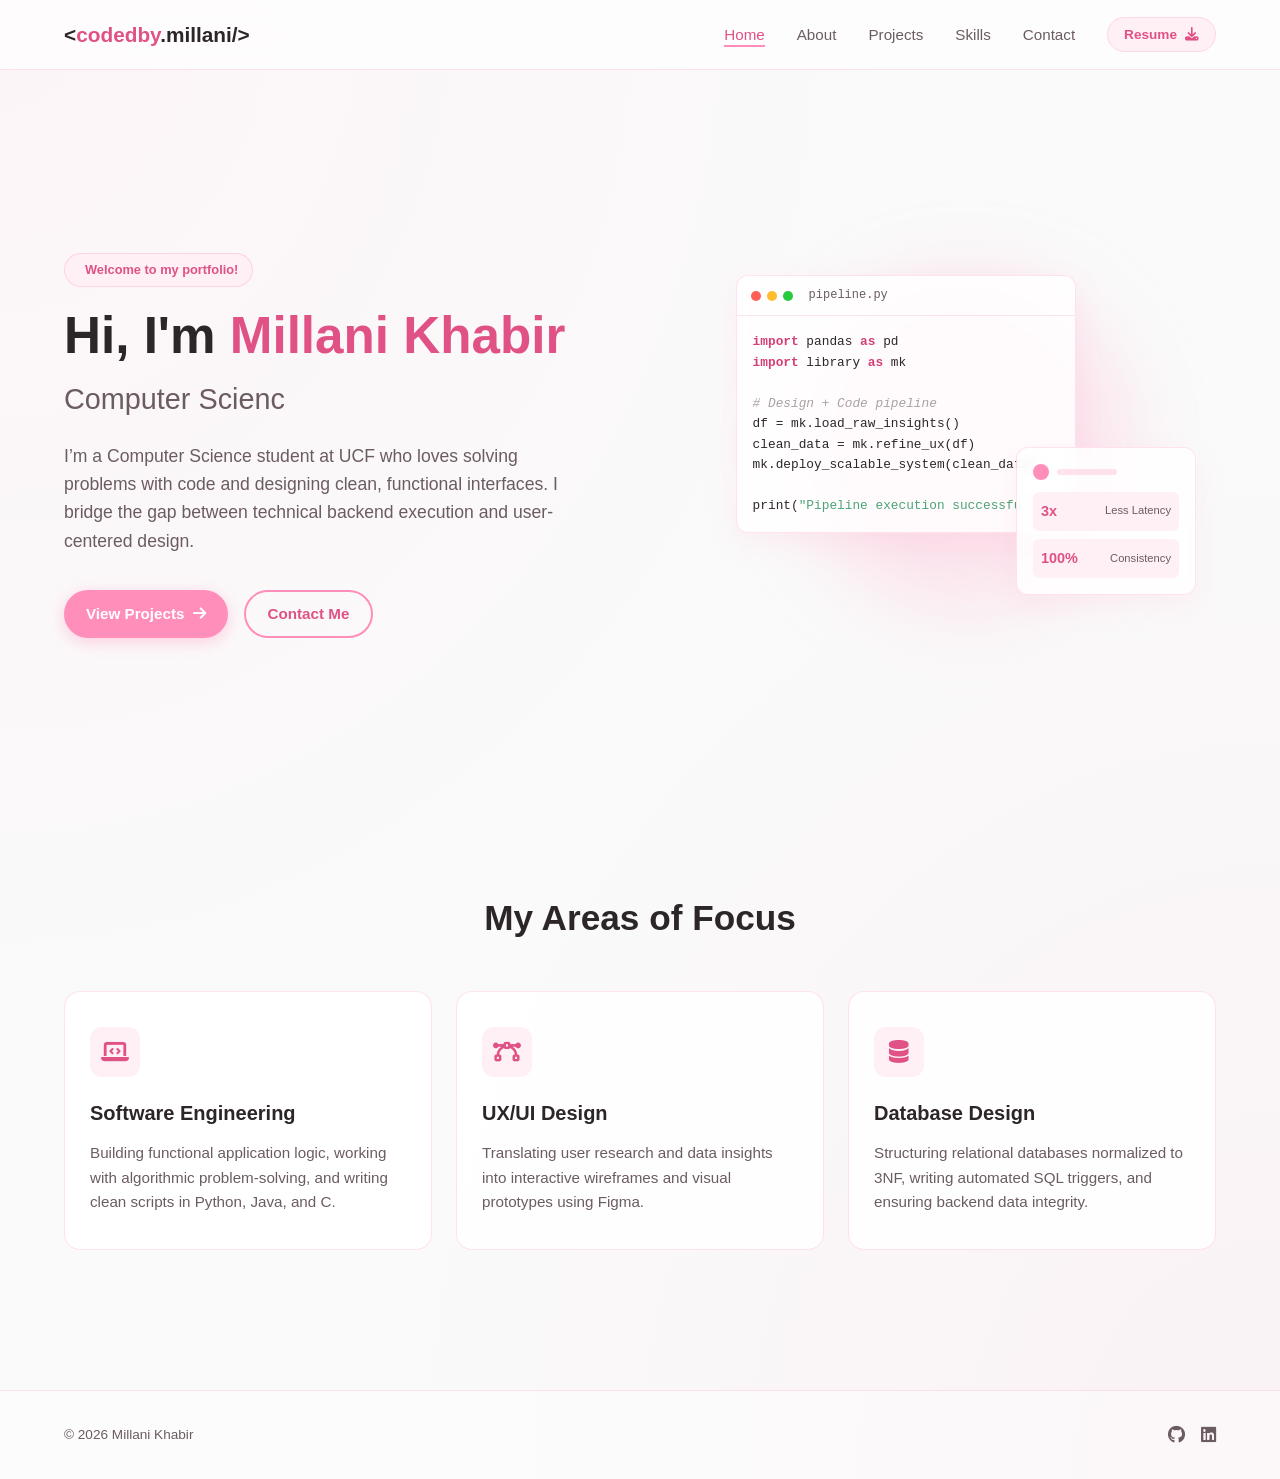
<file: index.html>
<!DOCTYPE html>
<html lang="en">
<head>
    <meta charset="UTF-8">
    <meta name="viewport" content="width=device-width, initial-scale=1.0">
    <title>Millani Khabir | Portfolio</title>
    <link rel="stylesheet" href="style.css">
    <!-- Font Awesome Icons -->
    <link rel="stylesheet" href="https://cdnjs.cloudflare.com/ajax/libs/font-awesome/6.4.0/css/all.min.css">
</head>
<body>

    <!-- Navigation Bar -->
    <nav class="navbar">
        <div class="nav-container">
            <a href="index.html" class="logo">&lt;<span>codedby</span>.millani/&gt;</a>
            <ul class="nav-links">
                <li><a href="index.html" class="nav-link">Home</a></li>
                <li><a href="about.html" class="nav-link">About</a></li>
                <li><a href="projects.html" class="nav-link">Projects</a></li>
                <li><a href="skills.html" class="nav-link">Skills</a></li>
                <li><a href="contact.html" class="nav-link">Contact</a></li>
                <li><a href="assets/resume.pdf" class="btn btn-nav" download="millani_khabir.pdf">Resume <i class="fa-solid fa-download"></i></a></li>
            </ul>
            <div class="hamburger">
                <i class="fa-solid fa-bars"></i>
            </div>
        </div>
    </nav>

    <!-- Hero Section -->
    <header class="hero-section">
        <div class="hero-container container">
            
            <div class="hero-content scroll-reveal">
                <div class="sparkle-badge"><i class="fa-solid fa-hand-wave"></i> Welcome to my portfolio!</div>
                <h1>Hi, I'm <span class="highlight">Millani Khabir</span></h1>
                <h2 class="typing-target"></h2>
                <p class="hero-subtitle">
                    I’m a Computer Science student at UCF who loves solving problems with code and designing clean, functional interfaces. I bridge the gap between technical backend execution and user-centered design.
                </p>
                <div class="hero-ctas">
                    <a href="projects.html" class="btn btn-primary">View Projects <i class="fa-solid fa-arrow-right"></i></a>
                    <a href="contact.html" class="btn btn-secondary">Contact Me</a>
                </div>
            </div>

            <div class="hero-visual scroll-reveal">
                <div class="blob-bg"></div>
                <div class="window-card visual-card-1">
                    <div class="window-header">
                        <span class="dot red"></span><span class="dot yellow"></span><span class="dot green"></span>
                        <span class="window-title">pipeline.py</span>
                    </div>
                    <div class="window-body">
                        <pre><code><span class="keyword">import</span> pandas <span class="keyword">as</span> pd
<span class="keyword">import</span> library <span class="keyword">as</span> mk

<span class="comment"># Design + Code pipeline</span>
df = mk.load_raw_insights()
clean_data = mk.refine_ux(df)
mk.deploy_scalable_system(clean_data)

print(<span class="string">"Pipeline execution successful."</span>)</code></pre>
                    </div>
                </div>
                
                <div class="window-card visual-card-2">
                    <div class="ui-mock-header">
                        <div class="ui-circle"></div>
                        <div class="ui-bar short"></div>
                    </div>
                    <div class="ui-mock-metrics">
                        <div class="ui-metric-box">
                            <span class="metric-val">3x</span>
                            <span class="metric-lbl">Less Latency</span>
                        </div>
                        <div class="ui-metric-box">
                            <span class="metric-val">100%</span>
                            <span class="metric-lbl">Consistency</span>
                        </div>
                    </div>
                </div>
            </div>

        </div>
    </header>
    
    <!-- Pillar Previews -->
    <section class="section preview-section">
    <div class="container">
        <h2 class="section-title text-center scroll-reveal">My Areas of Focus</h2>
        <div class="preview-grid">
            <!-- Focus 1 -->
            <div class="preview-card scroll-reveal">
                <div class="icon-box"><i class="fa-solid fa-laptop-code"></i></div>
                <h3>Software Engineering</h3>
                <p>Building functional application logic, working with algorithmic problem-solving, and writing clean scripts in Python, Java, and C.</p>
            </div>
            <!-- Focus 2 -->
            <div class="preview-card scroll-reveal">
                <div class="icon-box"><i class="fa-solid fa-bezier-curve"></i></div>
                <h3>UX/UI Design</h3>
                <p>Translating user research and data insights into interactive wireframes and visual prototypes using Figma.</p>
            </div>
            <!-- Focus 3 -->
            <div class="preview-card scroll-reveal">
                <div class="icon-box"><i class="fa-solid fa-database"></i></div>
                <h3>Database Design</h3>
                <p>Structuring relational databases normalized to 3NF, writing automated SQL triggers, and ensuring backend data integrity.</p>
            </div>
        </div>
    </div>
</section>

    <!-- Footer -->
    <footer class="footer">
        <div class="container footer-content">
            <p>&copy; 2026 Millani Khabir</p>
            <div class="footer-socials">
                <a href="https://github.com/millanik" target="_blank"><i class="fa-brands fa-github"></i></a>
                <a href="https://linkedin.com/in/millanik" target="_blank"><i class="fa-brands fa-linkedin"></i></a>
            </div>
        </div>
    </footer>

    <script src="script.js"></script>
</body>
</html>
</file>
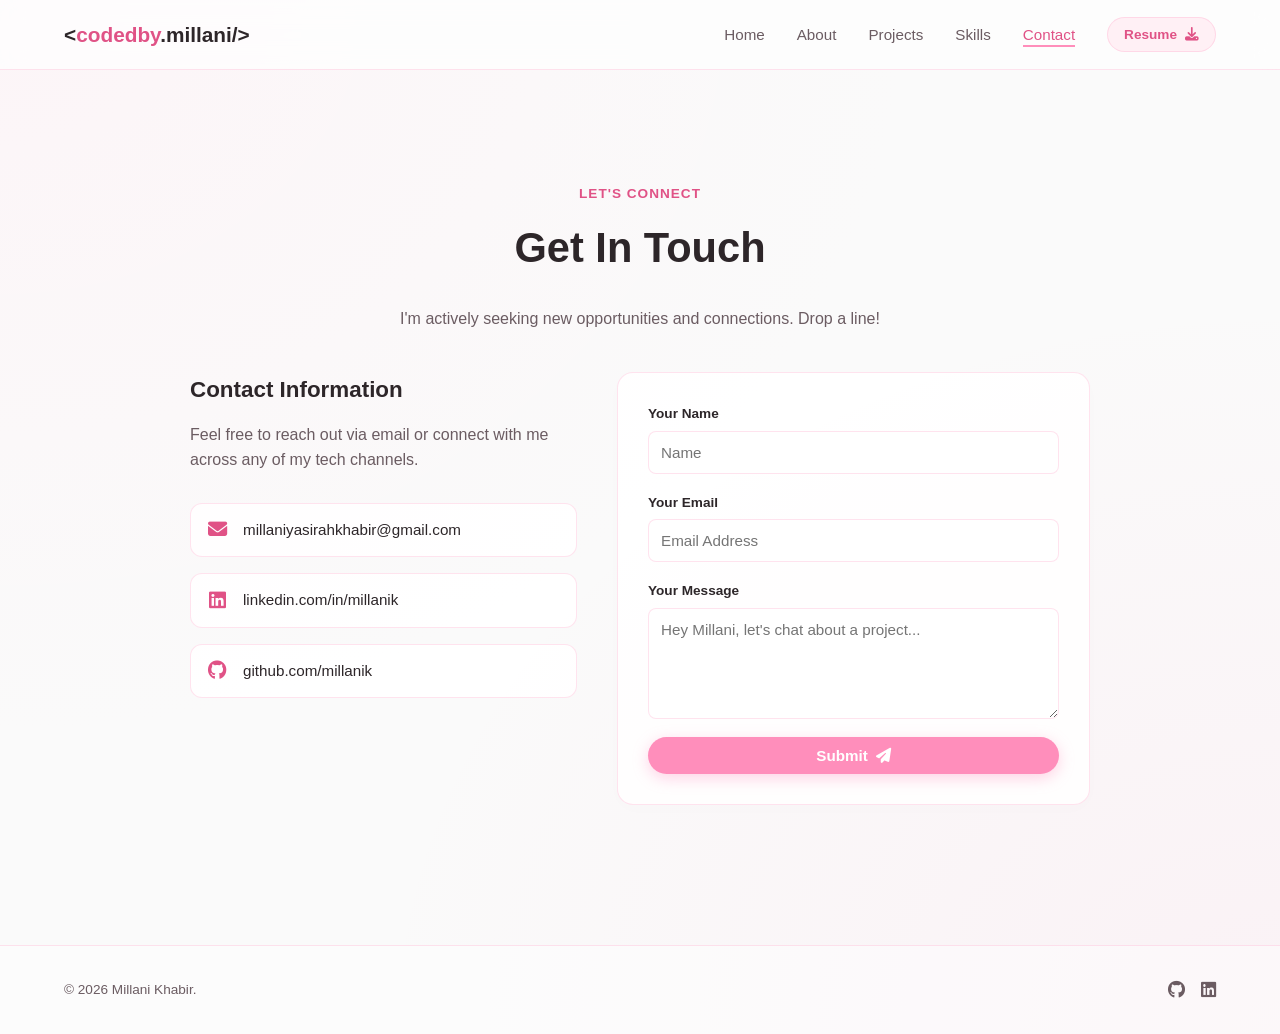
<file: contact.html>
<!DOCTYPE html>
<html lang="en">
<head>
    <meta charset="UTF-8">
    <meta name="viewport" content="width=device-width, initial-scale=1.0">
    <title>Contact | Millani Khabir</title>
    <link rel="stylesheet" href="style.css">
    <link rel="stylesheet" href="https://cdnjs.cloudflare.com/ajax/libs/font-awesome/6.4.0/css/all.min.css">
</head>
<body>

    <nav class="navbar">
        <div class="nav-container">
            <a href="index.html" class="logo">&lt;<span>codedby</span>.millani/&gt;</a>
            <ul class="nav-links">
                <li><a href="index.html" class="nav-link">Home</a></li>
                <li><a href="about.html" class="nav-link">About</a></li>
                <li><a href="projects.html" class="nav-link">Projects</a></li>
                <li><a href="skills.html" class="nav-link">Skills</a></li>
                <li><a href="contact.html" class="nav-link">Contact</a></li>
                <li><a href="assets/resume.pdf" class="btn btn-nav" download="millani_khabir.pdf">Resume <i class="fa-solid fa-download"></i></a></li>
            </ul>
            <div class="hamburger"><i class="fa-solid fa-bars"></i></div>
        </div>
    </nav>

    <main class="container section page-margin animate-fade">
        <div class="text-center">
            <span class="section-badge">Let's Connect</span>
            <h1 class="page-title">Get In Touch</h1>
            <p class="section-subtitle">I'm actively seeking new opportunities and connections. Drop a line!</p>
        </div>

        <div class="contact-grid">
            <!-- Direct Channels Info Card -->
            <div class="contact-info">
                <h3>Contact Information</h3>
                <p>Feel free to reach out via email or connect with me across any of my tech channels.</p>
                
                <div class="info-links">
                    <a href="mailto:millaniyasirahkhabir@gmail.com" class="info-item">
                        <i class="fa-solid fa-envelope"></i>
                        <span>millaniyasirahkhabir@gmail.com</span>
                    </a>
                    <a href="https://linkedin.com/in/millanik" target="_blank" class="info-item">
                        <i class="fa-brands fa-linkedin"></i>
                        <span>linkedin.com/in/millanik</span>
                    </a>
                    <a href="https://github.com/millanik" target="_blank" class="info-item">
                        <i class="fa-brands fa-github"></i>
                        <span>github.com/millanik</span>
                    </a>
                </div>
            </div>

           <!-- Contact Input Form Layout -->
            <div class="contact-form-card">
                <form id="portfolio-form" action="https://formspree.io/f/xqejndqw" method="POST">
                    <div class="form-group">
                        <label for="name">Your Name</label>
                        <input type="text" id="name" name="name" required placeholder="Name">
                    </div>
                    <div class="form-group">
                        <label for="email">Your Email</label>
                        <input type="email" id="email" name="email" required placeholder="Email Address">
                    </div>
                    <div class="form-group">
                        <label for="message">Your Message</label>
                        <textarea id="message" name="message" rows="5" required placeholder="Hey Millani, let's chat about a project..."></textarea>
                    </div>
                    <button type="submit" class="btn btn-primary full-width">Submit <i class="fa-solid fa-paper-plane"></i></button>
                </form>
            </div>
        </div>
    </main>

    <footer class="footer">
        <div class="container footer-content">
            <p>&copy; 2026 Millani Khabir.</p>
            <div class="footer-socials">
                <a href="https://github.com/millanik" target="_blank"><i class="fa-brands fa-github"></i></a>
                <a href="https://linkedin.com/in/millanik" target="_blank"><i class="fa-brands fa-linkedin"></i></a>
            </div>
        </div>
    </footer>

    <script src="script.js"></script>
</body>
</html>
</file>
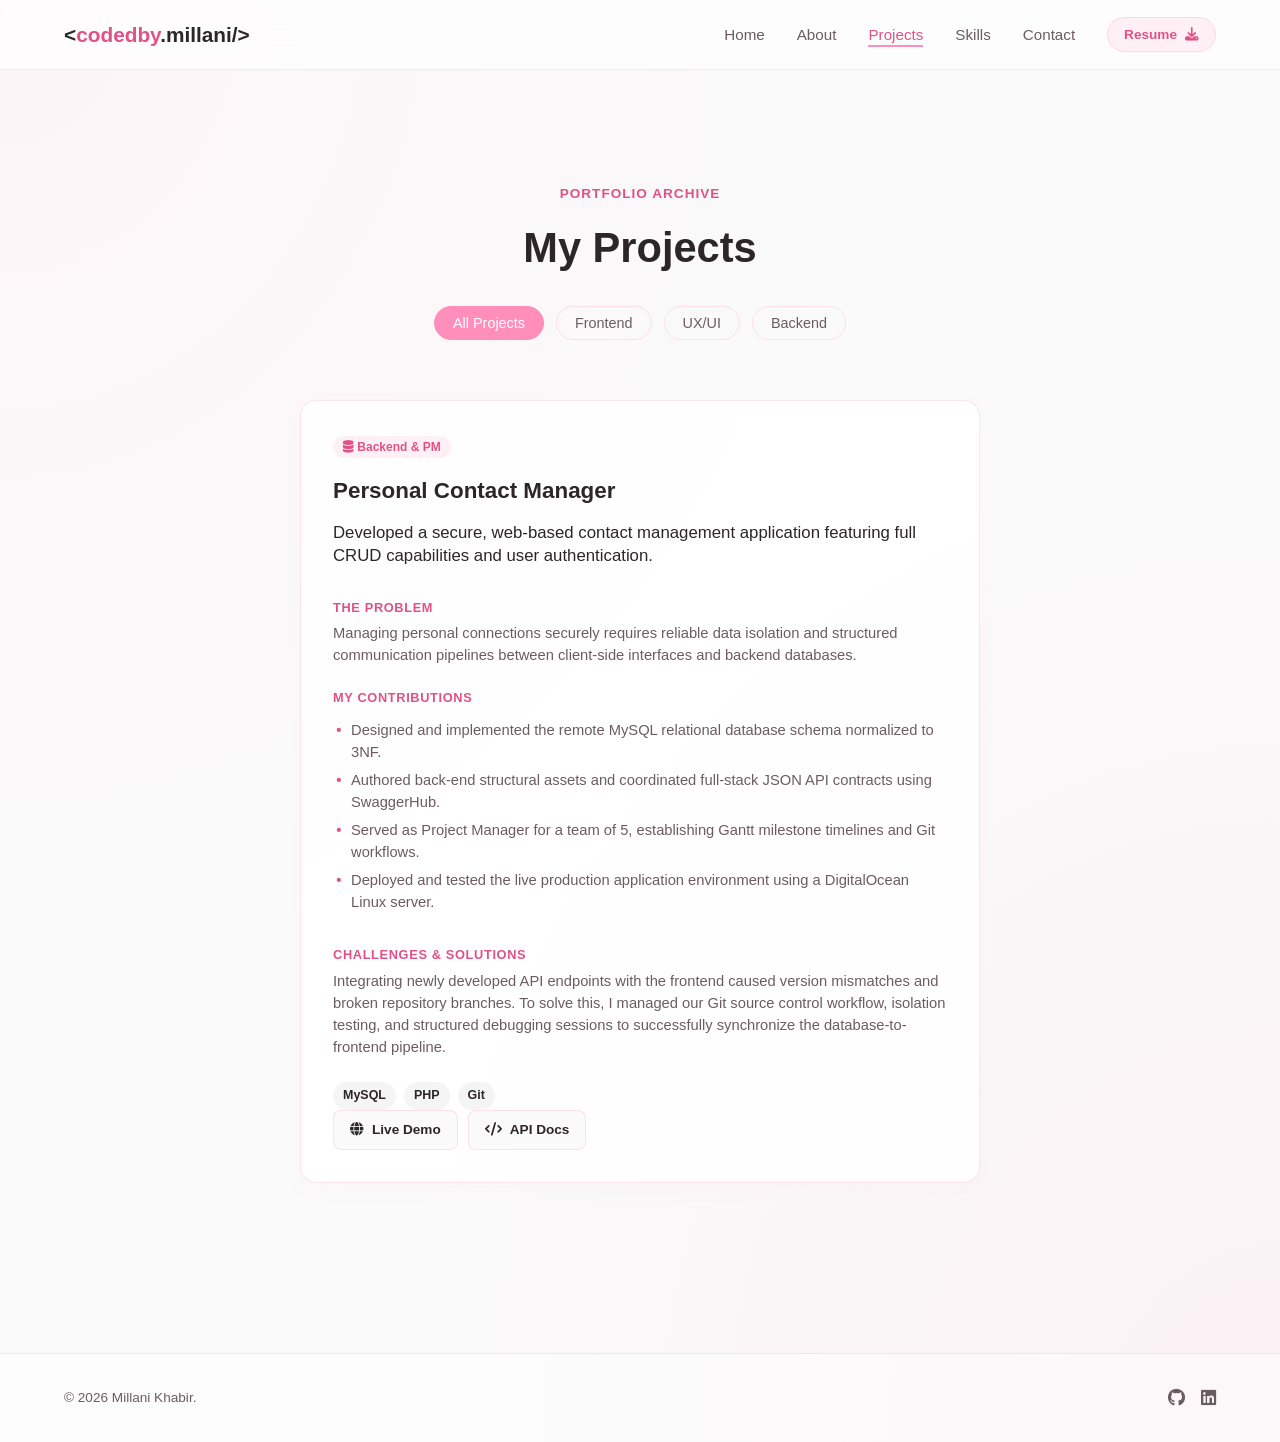
<file: projects.html>
<!DOCTYPE html>
<html lang="en">
<head>
    <meta charset="UTF-8">
    <meta name="viewport" content="width=device-width, initial-scale=1.0">
    <title>Projects | Millani Khabir</title>
    <link rel="stylesheet" href="style.css">
    <link rel="stylesheet" href="https://cdnjs.cloudflare.com/ajax/libs/font-awesome/6.4.0/css/all.min.css">
</head>
<body>

    <nav class="navbar">
        <div class="nav-container">
            <a href="index.html" class="logo">&lt;<span>codedby</span>.millani/&gt;</a>
            <ul class="nav-links">
                <li><a href="index.html" class="nav-link">Home</a></li>
                <li><a href="about.html" class="nav-link">About</a></li>
                <li><a href="projects.html" class="nav-link">Projects</a></li>
                <li><a href="skills.html" class="nav-link">Skills</a></li>
                <li><a href="contact.html" class="nav-link">Contact</a></li>
                <li><a href="assets/resume.pdf" class="btn btn-nav" download="millani_khabir.pdf">Resume <i class="fa-solid fa-download"></i></a></li>
            </ul>
            <div class="hamburger"><i class="fa-solid fa-bars"></i></div>
        </div>
    </nav>

    <main class="container section page-margin">
        <div class="text-center">
            <span class="section-badge">Portfolio Archive</span>
            <h1 class="page-title">My Projects</h1>
        </div>

        <div class="filter-wrapper">
            <button class="filter-btn active" data-filter="all">All Projects</button>
            <button class="filter-btn" data-filter="software">Frontend</button>
            <button class="filter-btn" data-filter="ux-ui">UX/UI</button>
            <button class="filter-btn" data-filter="data">Backend</button>
        </div>

        <div class="projects-grid" id="projects-container">
            
            <div class="project-card" data-category="data">
                <div class="project-header">
                    <span class="proj-category"><i class="fa-solid fa-database"></i> Backend & PM</span>
                </div>
                <h3>Personal Contact Manager</h3>
                <p class="project-tagline">Developed a secure, web-based contact management application featuring full CRUD capabilities and user authentication.</p>
                
                <div class="project-section-title">The Problem</div>
                <p class="project-text">Managing personal connections securely requires reliable data isolation and structured communication pipelines between client-side interfaces and backend databases.</p>
                
                <div class="project-section-title">My Contributions</div>
                <ul class="project-bullets">
                    <li>Designed and implemented the remote MySQL relational database schema normalized to 3NF.</li>
                    <li>Authored back-end structural assets and coordinated full-stack JSON API contracts using SwaggerHub.</li>
                    <li>Served as Project Manager for a team of 5, establishing Gantt milestone timelines and Git workflows.</li>
                    <li>Deployed and tested the live production application environment using a DigitalOcean Linux server.</li>
                </ul>
                
                <div class="project-section-title">Challenges & Solutions</div>
                <p class="project-text">Integrating newly developed API endpoints with the frontend caused version mismatches and broken repository branches. To solve this, I managed our Git source control workflow, isolation testing, and structured debugging sessions to successfully synchronize the database-to-frontend pipeline.</p>

                <div class="tech-tags">
                    <span>MySQL</span><span>PHP</span><span>Git</span>
                </div>
                <div class="project-links">
                    <a href="http://cop4331smallproject.com" target="_blank" class="btn btn-card"><i class="fa-solid fa-globe"></i> Live Demo</a>
                    <a href="https://app.swaggerhub.com/apis-docs/school-76b/ContactManagerAPI/1.0.0" target="_blank" class="btn btn-card"><i class="fa-solid fa-code"></i> API Docs</a>
                </div>
            </div>

            <div class="project-card" data-category="ux-ui">
                <div class="project-header">
                    <span class="proj-category"><i class="fa-solid fa-bezier-curve"></i> UX/UI</span>
                </div>
                <h3>ChoreBear Management App</h3>
                <p class="project-tagline">Designed user paths and functional prototypes for a household management system based on direct stakeholder feedback.</p>
                
                <div class="project-section-title">The Problem</div>
                <p class="project-text">Shared living spaces often suffer from accountability friction due to invisible labor and poor task distribution systems.</p>
                
                <div class="project-section-title">My Contributions</div>
                <ul class="project-bullets">
                    <li>Extracted system user specifications by processing a research pipeline of 28 survey responses and 8 interviews.</li>
                    <li>Engineered an operational Excel tracking schema to measure user interaction bottlenecks within a team of 6.</li>
                    <li>Translated raw user behavioral data into an interactive visual prototype targeting high user-retention intent.</li>
                </ul>
                
                <div class="project-section-title">Challenges & Solutions</div>
                <p class="project-text">Initial logic mapping revealed a critical navigation bottleneck causing a 3x increase in task latency. I isolated the structural layout issue through user flow data analytics, redesigning the functional logic to clear the bottleneck.</p>

                <div class="tech-tags">
                    <span>Figma</span><span>UX Research</span><span>Excel</span>
                </div>
                <div class="project-links">
                    <a href="https://www.figma.com/proto/ATnasIlQiG4PH0tA3LkR4h/chorebear-digital-prototype?node-id=1-3&starting-point-node-id=1%3A3&t=VkgVEQH9nX6117mh-1" target="_blank" class="btn btn-card"><i class="fa-brands fa-figma"></i> Prototype</a>
                </div>
            </div>

            <div class="project-card" data-category="software">
                <div class="project-header">
                    <span class="proj-category"><i class="fa-solid fa-laptop-code"></i> Frontend</span>
                </div>
                <h3>Professional Portfolio Website</h3>
                <p class="project-tagline">Engineered a responsive developer portfolio platform designed to market technical engineering assets and case studies to recruiting teams.</p>
                
                <div class="project-section-title">The Problem</div>
                <p class="project-text">Static tech resumes fail to communicate interactive design intuition, asset accessibility, or clean frontend script engineering to modern technical talent acquisition managers.</p>
                
                <div class="project-section-title">My Contributions</div>
                <ul class="project-bullets">
                    <li>Authored a semantic, modern HTML5 structural layout optimized for clean browser parsing and search discoverability.</li>
                    <li>Developed custom, responsive CSS3 grid and flexbox architectures to guarantee pixel-perfect asset layouts across diverse mobile and desktop viewports.</li>
                    <li>Programmed client-side interactive component filters utilizing vanilla JavaScript for smooth project filter animations and asynchronous event handling.</li>
                    <li>Integrated font icons, web assets, and structured document downloaders while ensuring clean directory architecture.</li>
                </ul>
                
                <div class="project-section-title">Challenges & Solutions</div>
                <p class="project-text">Handling cross-device viewport responsiveness for complex multi-column filter layouts can introduce layout breaking and alignment shifts. I resolved this by enforcing mobile-first media queries and relative typography units, keeping card flows flexible.</p>

                <div class="tech-tags">
                    <span>HTML5</span><span>CSS3</span><span>JavaScript</span><span>Git</span>
                </div>
                <div class="project-links">
                    <a href="index.html" class="btn btn-card"><i class="fa-solid fa-globe"></i> Live View</a>
                    <a href="https://github.com/codedbymillani/portfolio" target="_blank" class="btn btn-card"><i class="fa-brands fa-github"></i> Source Code</a>
                </div>
            </div>

            <div class="project-card" data-category="data">
    <div class="project-header">
        <span class="proj-category"><i class="fa-solid fa-server"></i> Backend & Automation</span>
    </div>
    <h3>Book Scraper API & Excel Dashboard</h3>
    <p class="project-tagline">Built a dynamic web scraper API that automatically tracks book prices and generates formatted spreadsheet reports.</p>
    
    <div class="project-section-title">The Problem</div>
    <p class="project-text">Manually checking websites to track product prices and copying data into Excel spreadsheets is slow, repetitive, and prone to human typos.</p>
    
    <div class="project-section-title">My Contributions</div>
    <ul class="project-bullets">
        <li>Coded a flexible web scraper using <strong>FastAPI</strong> and <strong>BeautifulSoup</strong> to pull live book titles and prices automatically.</li>
        <li>Implemented a dynamic query parameter loop so users can change how many pages they want to scrape directly from their web browser.</li>
        <li>Deployed the live running API to <strong>Render</strong>, providing a public cloud address and an interactive Swagger documentation dashboard.</li>
        <li>Programmed a synchronization script with <strong>OpenPyXL</strong> that pulls the API data and builds an Excel sheet complete with alternating colors, mathematical formulas, and a visual bar chart.</li>
    </ul>
    
    <div class="project-section-title">Challenges & Solutions</div>
    <p class="project-text">Hardcoded scraping scripts usually break if you want more data. To solve this, I designed the API to take numbers directly from the web address string, allowing anyone to change the scraping depth on the fly without changing lines of code.</p>

    <div class="tech-tags">
        <span>Python</span><span>FastAPI</span><span>BeautifulSoup</span><span>OpenPyXL</span><span>Render</span>
    </div>
    <div class="project-links">
        <a href="https://book-scraper-api-excel-dashboard.onrender.com/docs" target="_blank" class="btn btn-card"><i class="fa-solid fa-bolt"></i> Interactive API Docs</a>
        
        <a href="https://book-scraper-api-excel-dashboard.onrender.com/docs#/default/download_excel_dashboard_api_v1_books_download_get" target="_blank" class="btn btn-card"><i class="fa-solid fa-file-excel"></i> Download Excel Report</a>        
        <a href="https://github.com/codedbymillani/Book-Scraper-API-Excel-Dashboard" target="_blank" class="btn btn-card"><i class="fa-brands fa-github"></i> GitHub Repo</a>
    </div>
</div>

        </div>
    </main>

    <footer class="footer">
        <div class="container footer-content">
            <p>&copy; 2026 Millani Khabir.</p>
            <div class="footer-socials">
                <a href="https://github.com/millanik" target="_blank"><i class="fa-brands fa-github"></i></a>
                <a href="https://linkedin.com/in/millanik" target="_blank"><i class="fa-brands fa-linkedin"></i></a>
            </div>
        </div>
    </footer >

    <script src="script.js"></script>
</body>
</html>
</file>
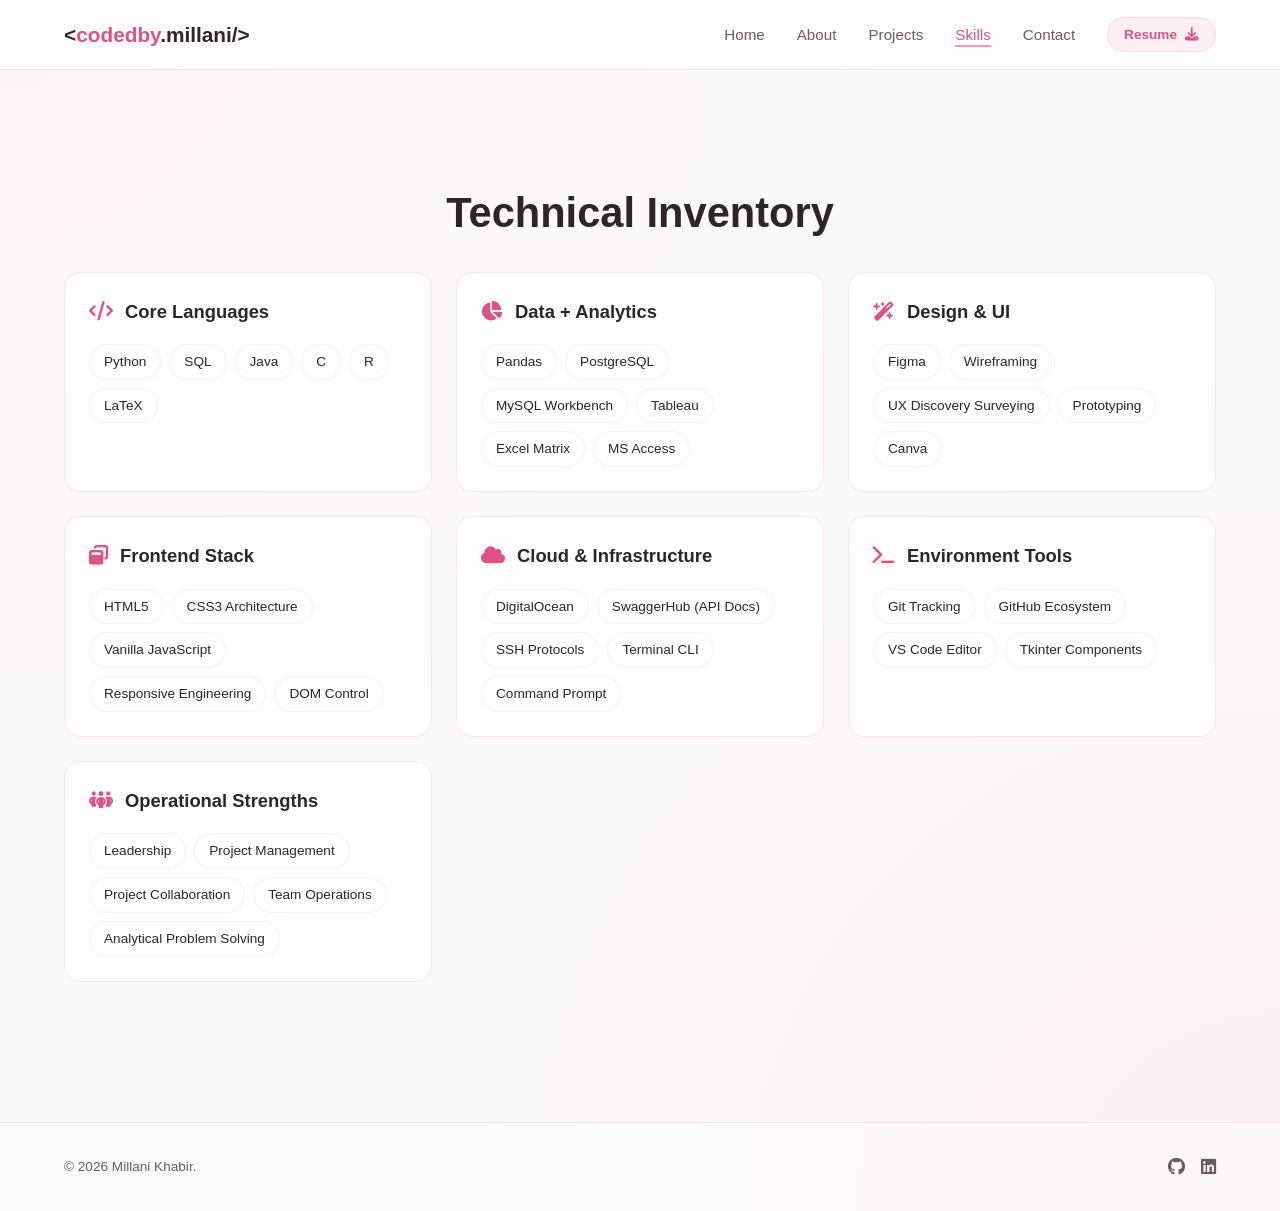
<file: skills.html>
<!DOCTYPE html>
<html lang="en">
<head>
    <meta charset="UTF-8">
    <meta name="viewport" content="width=device-width, initial-scale=1.0">
    <title>Skills | Millani Khabir</title>
    <link rel="stylesheet" href="style.css">
    <link rel="stylesheet" href="https://cdnjs.cloudflare.com/ajax/libs/font-awesome/6.4.0/css/all.min.css">
</head>
<body>

    <nav class="navbar">
        <div class="nav-container">
            <a href="index.html" class="logo">&lt;<span>codedby</span>.millani/&gt;</a>
            <ul class="nav-links">
                <li><a href="index.html" class="nav-link">Home</a></li>
                <li><a href="about.html" class="nav-link">About</a></li>
                <li><a href="projects.html" class="nav-link">Projects</a></li>
                <li><a href="skills.html" class="nav-link">Skills</a></li>
                <li><a href="contact.html" class="nav-link">Contact</a></li>
                <li><a href="assets/resume.pdf" class="btn btn-nav" download="millani_khabir.pdf">Resume <i class="fa-solid fa-download"></i></a></li>
            </ul>
            <div class="hamburger"><i class="fa-solid fa-bars"></i></div>
        </div>
    </nav>

    <main class="container section page-margin animate-fade">
        <div class="text-center">
            <h1 class="page-title">Technical Inventory</h1>
        </div>

        <div class="skills-grid">
            <!-- Languages -->
            <div class="skills-card">
                <div class="skills-card-header">
                    <i class="fa-solid fa-code"></i>
                    <h3>Core Languages</h3>
                </div>
                <div class="pill-container">
                    <span class="pill">Python</span>
                    <span class="pill">SQL</span>
                    <span class="pill">Java</span>
                    <span class="pill">C</span>
                    <span class="pill">R</span>
                    <span class="pill">LaTeX</span>
                </div>
            </div>

            <!-- Frameworks / Analytics -->
            <div class="skills-card">
                <div class="skills-card-header">
                    <i class="fa-solid fa-chart-pie"></i>
                    <h3>Data + Analytics</h3>
                </div>
                <div class="pill-container">
                    <span class="pill">Pandas</span>
                    <span class="pill">PostgreSQL</span>
                    <span class="pill">MySQL Workbench</span>
                    <span class="pill">Tableau</span>
                    <span class="pill">Excel Matrix</span>
                    <span class="pill">MS Access</span>
                </div>
            </div>

            <!-- UX UI Design Tools -->
            <div class="skills-card">
                <div class="skills-card-header">
                    <i class="fa-solid fa-wand-magic-sparkles"></i>
                    <h3>Design & UI</h3>
                </div>
                <div class="pill-container">
                    <span class="pill">Figma</span>
                    <span class="pill">Wireframing</span>
                    <span class="pill">UX Discovery Surveying</span>
                    <span class="pill">Prototyping</span>
                    <span class="pill">Canva</span>
                </div>
            </div>

            <!-- Frontend Ecosystem -->
            <div class="skills-card">
                <div class="skills-card-header">
                    <i class="fa-solid fa-window-restore"></i>
                    <h3>Frontend Stack</h3>
                </div>
                <div class="pill-container">
                    <span class="pill">HTML5</span>
                    <span class="pill">CSS3 Architecture</span>
                    <span class="pill">Vanilla JavaScript</span>
                    <span class="pill">Responsive Engineering</span>
                    <span class="pill">DOM Control</span>
                </div>
            </div>

            <!-- New Section: Cloud & Infrastructure -->
            <div class="skills-card">
                <div class="skills-card-header">
                    <i class="fa-solid fa-cloud"></i>
                    <h3>Cloud & Infrastructure</h3>
                </div>
                <div class="pill-container">
                    <span class="pill">DigitalOcean</span>
                    <span class="pill">SwaggerHub (API Docs)</span>
                    <span class="pill">SSH Protocols</span>
                    <span class="pill">Terminal CLI</span>
                    <span class="pill">Command Prompt</span>
                </div>
            </div>

            <!-- Development Tools -->
            <div class="skills-card">
                <div class="skills-card-header">
                    <i class="fa-solid fa-terminal"></i>
                    <h3>Environment Tools</h3>
                </div>
                <div class="pill-container">
                    <span class="pill">Git Tracking</span>
                    <span class="pill">GitHub Ecosystem</span>
                    <span class="pill">VS Code Editor</span>
                    <span class="pill">Tkinter Components</span>
                </div>
            </div>

            <!-- Core Strengths -->
            <div class="skills-card">
                <div class="skills-card-header">
                    <i class="fa-solid fa-people-group"></i>
                    <h3>Operational Strengths</h3>
                </div>
                <div class="pill-container">
                    <span class="pill">Leadership</span>
                    <span class="pill">Project Management</span>
                    <span class="pill">Project Collaboration</span>
                    <span class="pill">Team Operations</span>
                    <span class="pill">Analytical Problem Solving</span>
                </div>
            </div>
        </div>
    </main>

    <footer class="footer">
        <div class="container footer-content">
            <p>&copy; 2026 Millani Khabir.</p>
            <div class="footer-socials">
                <a href="https://github.com/millanik" target="_blank"><i class="fa-brands fa-github"></i></a>
                <a href="https://linkedin.com/in/millanik" target="_blank"><i class="fa-brands fa-linkedin"></i></a>
            </div>
        </div>
    </footer>

    <script src="script.js"></script>
</body>
</html>
</file>
<file: style.css>
/* --- Style Configuration Variables --- */
:root {
    --primary-pink: #ff8ebb;
    --primary-hover: #ff6b9e;
    --dark-pink: #e05286;
    --light-pink-bg: #fff0f5;
    --soft-white: #fafafa;
    --text-dark: #2d2629;
    --text-muted: #6b5c62;
    --card-bg: rgba(255, 255, 255, 0.85);
    --border-color: rgba(255, 142, 187, 0.25);
    --font-stack: -apple-system, BlinkMacSystemFont, 'Segoe UI', Roboto, Helvetica, Arial, sans-serif;
    --transition-smooth: all 0.3s cubic-bezier(0.4, 0, 0.2, 1);
}

/* --- Base Formats & Typography --- */
* {
    margin: 0;
    padding: 0;
    box-sizing: border-box;
}

body {
    font-family: var(--font-stack);
    background-color: var(--soft-white);
    background-image: 
        radial-gradient(at 0% 0%, rgba(255, 240, 245, 0.5) 0px, transparent 50%),
        radial-gradient(at 100% 100%, rgba(255, 142, 187, 0.08) 0px, transparent 50%);
    color: var(--text-dark);
    line-height: 1.6;
    min-height: 100vh;
    display: flex;
    flex-direction: column;
}

.hero-content {
    text-align: left;
}

.container {
    width: 90%;
    max-width: 1200px;
    margin: 0 auto;
}

.page-margin {
    margin-top: 100px;
    flex: 1;
}

a {
    text-decoration: none;
    color: inherit;
    transition: var(--transition-smooth);
}

/* --- Layout Buttons --- */
.btn {
    display: inline-flex;
    align-items: center;
    gap: 8px;
    padding: 10px 22px;
    border-radius: 30px;
    font-weight: 600;
    font-size: 0.95rem;
    cursor: pointer;
    transition: var(--transition-smooth);
    border: none;
}

.btn-primary {
    background-color: var(--primary-pink);
    color: white;
    box-shadow: 0 4px 15px rgba(255, 142, 187, 0.4);
}

.btn-primary:hover {
    background-color: var(--primary-hover);
    transform: translateY(-2px);
    box-shadow: 0 6px 20px rgba(255, 142, 187, 0.5);
}

.btn-secondary {
    background-color: transparent;
    color: var(--dark-pink);
    border: 2px solid var(--primary-pink);
}

.btn-secondary:hover {
    background-color: var(--light-pink-bg);
    transform: translateY(-2px);
}

.btn-nav {
    background-color: var(--light-pink-bg);
    color: var(--dark-pink);
    border: 1px solid var(--border-color);
    padding: 6px 16px;
    font-size: 0.85rem;
}

.btn-nav:hover {
    background-color: var(--primary-pink);
    color: white;
}

.btn-card {
    background-color: var(--soft-white);
    color: var(--text-dark);
    border: 1px solid var(--border-color);
    padding: 8px 16px;
    font-size: 0.85rem;
    border-radius: 8px;
}

.btn-card:hover {
    border-color: var(--primary-pink);
    color: var(--dark-pink);
    background-color: var(--light-pink-bg);
}

/* --- Responsive Navigation Structure --- */
.navbar {
    position: fixed;
    top: 0;
    left: 0;
    width: 100%;
    height: 70px;
    background-color: rgba(254, 254, 254, 0.8);
    backdrop-filter: blur(12px);
    -webkit-backdrop-filter: blur(12px);
    border-bottom: 1px solid var(--border-color);
    z-index: 1000;
}

.nav-container {
    display: flex;
    justify-content: space-between;
    align-items: center;
    height: 100%;
    width: 90%;
    max-width: 1200px;
    margin: 0 auto;
}

.logo {
    font-size: 1.3rem;
    font-weight: 700;
    color: var(--text-dark);
}

.logo span {
    color: var(--dark-pink);
}

.nav-links {
    display: flex;
    align-items: center;
    gap: 32px;
    list-style: none;
}

.nav-link {
    font-size: 0.95rem;
    font-weight: 500;
    color: var(--text-muted);
    position: relative;
    padding: 4px 0;
}

.nav-link:hover, .nav-link.active-link {
    color: var(--dark-pink);
}

.nav-link::after {
    content: '';
    position: absolute;
    bottom: 0;
    left: 0;
    width: 0;
    height: 2px;
    background-color: var(--primary-pink);
    transition: var(--transition-smooth);
}

.nav-link:hover::after, .nav-link.active-link::after {
    width: 100%;
}

.hamburger {
    display: none;
    font-size: 1.4rem;
    color: var(--text-dark);
    cursor: pointer;
}

/* --- Homepage Layout Components --- */
.hero-section {
    min-height: 90vh;
    display: flex;
    align-items: center;
    padding-top: 80px;
    overflow: hidden;
}

.hero-container {
    display: grid;
    grid-template-columns: 1.1fr 0.9fr;
    gap: 40px;
    align-items: center;
}

.sparkle-badge {
    display: inline-flex;
    align-items: center;
    gap: 6px;
    background-color: var(--light-pink-bg);
    color: var(--dark-pink);
    padding: 6px 14px;
    border-radius: 20px;
    font-size: 0.8rem;
    font-weight: 600;
    margin-bottom: 20px;
    border: 1px solid rgba(255, 142, 187, 0.3);
}

.hero-content h1 {
    font-size: 3.2rem;
    line-height: 1.15;
    margin-bottom: 10px;
}

.highlight {
    color: var(--dark-pink);
    position: relative;
    display: inline-block;
}

.hero-content h2 {
    font-size: 1.8rem;
    color: var(--text-muted);
    margin-bottom: 20px;
    font-weight: 500;
    min-height: 40px;
}

.hero-subtitle {
    font-size: 1.1rem;
    color: var(--text-muted);
    margin-bottom: 35px;
    max-width: 520px;
}

.hero-ctas {
    display: flex;
    gap: 16px;
}

/* --- Hero Graphics Showcase --- */
.hero-visual {
    position: relative;
    display: flex;
    justify-content: center;
    align-items: center;
    height: 400px;
}

.blob-bg {
    position: absolute;
    width: 320px;
    height: 320px;
    background: linear-gradient(135deg, rgba(255,142,187,0.3) 0%, rgba(255,200,220,0.4) 100%);
    filter: blur(40px);
    border-radius: 50%;
    z-index: 1;
}

.window-card {
    background: var(--card-bg);
    border: 1px solid var(--border-color);
    border-radius: 12px;
    box-shadow: 0 10px 30px rgba(255, 142, 187, 0.1);
    backdrop-filter: blur(8px);
    -webkit-backdrop-filter: blur(8px);
    position: absolute;
    z-index: 2;
    transition: var(--transition-smooth);
}

.window-card:hover {
    transform: translateY(-4px);
    box-shadow: 0 15px 35px rgba(255, 142, 187, 0.15);
}

.visual-card-1 {
    width: 340px;
    top: 30px;
    left: 20px;
}

.window-header {
    display: flex;
    align-items: center;
    gap: 6px;
    padding: 10px 14px;
    border-bottom: 1px solid var(--border-color);
}

.dot {
    width: 10px;
    height: 10px;
    border-radius: 50%;
}

.dot.red { background-color: #ff5f56; }
.dot.yellow { background-color: #ffbd2e; }
.dot.green { background-color: #27c93f; }

.window-title {
    font-size: 0.75rem;
    font-family: monospace;
    color: var(--text-muted);
    margin-left: 10px;
}

.window-body {
    padding: 16px;
    font-family: monospace;
    font-size: 0.8rem;
    color: var(--text-dark);
}

.keyword { color: #d33f77; font-weight: bold; }
.comment { color: #aaa1a4; font-style: italic; }
.string { color: #4ba377; }

.visual-card-2 {
    width: 180px;
    bottom: 50px;
    right: 20px;
    padding: 16px;
}

.ui-mock-header {
    display: flex;
    align-items: center;
    gap: 8px;
    margin-bottom: 12px;
}

.ui-circle {
    width: 16px;
    height: 16px;
    background-color: var(--primary-pink);
    border-radius: 50%;
}

.ui-bar {
    height: 6px;
    background-color: var(--border-color);
    border-radius: 4px;
}

.ui-bar.short { width: 60px; }

.ui-mock-metrics {
    display: flex;
    flex-direction: column;
    gap: 8px;
}

.ui-metric-box {
    background-color: var(--light-pink-bg);
    padding: 8px;
    border-radius: 6px;
    display: flex;
    justify-content: space-between;
    align-items: center;
}

.metric-val {
    font-size: 0.9rem;
    font-weight: 700;
    color: var(--dark-pink);
}

.metric-lbl {
    font-size: 0.7rem;
    color: var(--text-muted);
}

/* --- Focus Area Core Layout Previews --- */
.section {
    padding: 80px 0;
}

.text-center { text-align: center; }

.section-title {
    font-size: 2.2rem;
    margin-bottom: 45px;
    position: relative;
}

.preview-grid {
    display: grid;
    grid-template-columns: repeat(auto-fit, minmax(280px, 1fr));
    gap: 24px;
}

.preview-card {
    background: var(--card-bg);
    border: 1px solid var(--border-color);
    padding: 35px 25px;
    border-radius: 16px;
    transition: var(--transition-smooth);
}

.preview-card:hover {
    transform: translateY(-6px);
    border-color: var(--primary-pink);
    box-shadow: 0 12px 25px rgba(255, 142, 187, 0.08);
}

.icon-box {
    width: 50px;
    height: 50px;
    background-color: var(--light-pink-bg);
    color: var(--dark-pink);
    display: flex;
    align-items: center;
    justify-content: center;
    border-radius: 12px;
    font-size: 1.4rem;
    margin-bottom: 20px;
}

.preview-card h3 {
    font-size: 1.25rem;
    margin-bottom: 12px;
}

.preview-card p {
    color: var(--text-muted);
    font-size: 0.95rem;
}

/* --- About Structure Components --- */
.section-badge {
    display: inline-block;
    color: var(--dark-pink);
    font-size: 0.85rem;
    font-weight: 700;
    text-transform: uppercase;
    letter-spacing: 1px;
    margin-bottom: 10px;
}

.page-title {
    font-size: 2.6rem;
    margin-bottom: 25px;
}

.section-subtitle {
    color: var(--text-muted);
    max-width: 600px;
    margin: 0 auto 40px auto;
}

.about-wrapper {
    display: grid;
    grid-template-columns: 1.2fr 0.8fr;
    gap: 40px;
    align-items: start;
}

.about-main-text p {
    margin-bottom: 20px;
    font-size: 1.05rem;
    color: var(--text-dark);
}

.focus-card {
    background: var(--card-bg);
    border: 1px solid var(--border-color);
    border-radius: 16px;
    padding: 30px;
    box-shadow: 0 4px 20px rgba(0,0,0,0.02);
}

.focus-card h3 {
    font-size: 1.2rem;
    margin-bottom: 20px;
    display: flex;
    align-items: center;
    gap: 10px;
    color: var(--dark-pink);
}

.focus-list {
    list-style: none;
    display: flex;
    flex-direction: column;
    gap: 16px;
}

.focus-list li {
    display: flex;
    flex-direction: column;
    gap: 4px;
    padding-left: 12px;
    border-left: 2px solid var(--primary-pink);
}

.focus-list strong {
    font-size: 0.95rem;
}

.focus-list span {
    font-size: 0.85rem;
    color: var(--text-muted);
}

/* --- Projects Interactive Layout Section --- */
.filter-wrapper {
    display: flex;
    justify-content: center;
    gap: 12px;
    margin-bottom: 40px;
    flex-wrap: wrap;
}

.filter-btn {
    background-color: transparent;
    border: 1px solid var(--border-color);
    padding: 8px 18px;
    border-radius: 20px;
    font-weight: 500;
    font-size: 0.9rem;
    cursor: pointer;
    color: var(--text-muted);
    transition: var(--transition-smooth);
}

.filter-btn:hover, .filter-btn.active {
    background-color: var(--primary-pink);
    color: white;
    border-color: var(--primary-pink);
}

/* Single Viewport Container */
.projects-grid {
    display: flex;
    overflow-x: auto; /* Enables smooth native horizontal scrolling */
    scroll-snap-type: x mandatory; /* Forces the scroll to snap directly onto the card */
    gap: 32px;
    padding: 20px 10px 30px 10px; /* Extra bottom padding prevents scrollbar overlap */
    max-width: 700px; /* Controls the exact width of your single-card view window */
    margin: 0 auto;
    scrollbar-width: thin; /* Clean, minimal scrollbar for Firefox */
    scrollbar-color: var(--primary-pink) transparent;
}

/* Custom Scrollbar Styles for Chrome/Safari/Edge */
.projects-grid::-webkit-scrollbar {
    height: 6px;
}
.projects-grid::-webkit-scrollbar-track {
    background: transparent;
}
.projects-grid::-webkit-scrollbar-thumb {
    background-color: var(--border-color);
    border-radius: 10px;
    transition: background-color 0.3s;
}
.projects-grid:hover::-webkit-scrollbar-thumb {
    background-color: var(--primary-pink); /* Lights up when browsing */
}

/* Single Card Target Layout */
.project-card {
    flex: 0 0 100%; /* Forces each card to occupy 100% of the container width */
    scroll-snap-align: center; /* Snaps the card perfectly center in the view window */
    background: var(--card-bg);
    border: 1px solid var(--border-color);
    border-radius: 16px;
    padding: 32px; /* Marginally deeper padding since it's the solo focus point */
    display: flex;
    flex-direction: column;
    transition: var(--transition-smooth);
    box-shadow: 0 6px 20px rgba(255, 142, 187, 0.04);
}

.project-card.hide {
    display: none;
}

.project-header {
    margin-bottom: 14px;
}

.proj-category {
    font-size: 0.75rem;
    font-weight: 600;
    color: var(--dark-pink);
    background-color: var(--light-pink-bg);
    padding: 4px 10px;
    border-radius: 12px;
}

.project-card h3 {
    font-size: 1.4rem; /* Boosted slightly since it owns the screen space */
    margin-bottom: 4px;
}
.project-tagline {
    font-size: 1.05rem;
    font-weight: 500;
    color: var(--text-dark);
    margin: 8px 0 16px 0;
    line-height: 1.4;
}

.project-section-title {
    font-size: 0.8rem;
    text-transform: uppercase;
    letter-spacing: 0.05em;
    font-weight: 700;
    color: var(--dark-pink);
    margin-top: 14px;
    margin-bottom: 4px;
}

.project-text {
    font-size: 0.92rem;
    color: var(--text-muted);
    line-height: 1.5;
    margin-bottom: 8px;
}

.project-bullets {
    margin: 6px 0 12px 0;
    padding-left: 18px;
    list-style-type: none;
}

.project-bullets li {
    position: relative;
    font-size: 0.92rem;
    line-height: 1.5;
    margin-bottom: 6px;
    color: var(--text-muted);
}

.project-bullets li::before {
    content: "•";
    color: var(--dark-pink);
    font-weight: bold;
    display: inline-block;
    width: 1em;
    margin-left: -1em;
}

.tech-tags {
    display: flex;
    gap: 8px;
    flex-wrap: wrap;
    margin-top: auto; 
    padding-top: 16px;
}

.tech-tags span {
    font-size: 0.78rem;
    background-color: rgba(0, 0, 0, 0.04);
    color: var(--text-dark);
    padding: 4px 10px;
    border-radius: 20px;
    font-weight: 600;
}

.project-links {
    display: flex;
    flex-wrap: wrap; /* Lets buttons drop to a clean second line if the screen is small */
    gap: 10px;       /* Adds neat spacing between the buttons */
}

/* --- Skills Inventory Section --- */
.skills-grid {
    display: grid;
    grid-template-columns: repeat(auto-fit, minmax(300px, 1fr));
    gap: 24px;
}

.skills-card {
    background: var(--card-bg);
    border: 1px solid var(--border-color);
    border-radius: 16px;
    padding: 24px;
}

.skills-card-header {
    display: flex;
    align-items: center;
    gap: 12px;
    margin-bottom: 18px;
    color: var(--dark-pink);
}

.skills-card-header i {
    font-size: 1.2rem;
}

.skills-card-header h3 {
    font-size: 1.15rem;
    color: var(--text-dark);
}

.pill-container {
    display: flex;
    gap: 8px;
    flex-wrap: wrap;
}

.pill {
    background-color: white;
    border: 1px solid rgba(255, 142, 187, 0.15);
    padding: 6px 14px;
    border-radius: 20px;
    font-size: 0.85rem;
    font-weight: 500;
    transition: var(--transition-smooth);
}

.skills-card:hover .pill {
    border-color: rgba(255, 142, 187, 0.4);
}

/* --- Contact & Request Layout Card --- */
.contact-grid {
    display: grid;
    grid-template-columns: 0.9fr 1.1fr;
    gap: 40px;
    align-items: start;
    max-width: 900px;
    margin: 40px auto 0 auto;
}

.contact-info h3 {
    font-size: 1.4rem;
    margin-bottom: 14px;
}

.contact-info p {
    color: var(--text-muted);
    margin-bottom: 30px;
}

.info-links {
    display: flex;
    flex-direction: column;
    gap: 16px;
}

.info-item {
    display: flex;
    align-items: center;
    gap: 14px;
    padding: 14px;
    background: var(--card-bg);
    border: 1px solid var(--border-color);
    border-radius: 12px;
    font-weight: 500;
    font-size: 0.95rem;
}

.info-item i {
    font-size: 1.2rem;
    color: var(--dark-pink);
    width: 24px;
    text-align: center;
}

.info-item:hover {
    border-color: var(--primary-pink);
    transform: translateX(4px);
}

.contact-form-card {
    background: var(--card-bg);
    border: 1px solid var(--border-color);
    padding: 30px;
    border-radius: 16px;
    box-shadow: 0 4px 20px rgba(0,0,0,0.01);
}

.form-group {
    display: flex;
    flex-direction: column;
    gap: 6px;
    margin-bottom: 18px;
}

.form-group label {
    font-size: 0.85rem;
    font-weight: 600;
    color: var(--text-dark);
}

.form-group input, .form-group textarea {
    font-family: var(--font-stack);
    padding: 12px;
    border: 1px solid var(--border-color);
    background-color: rgba(255,255,255,0.6);
    border-radius: 8px;
    outline: none;
    font-size: 0.95rem;
    transition: var(--transition-smooth);
}

.form-group input:focus, .form-group textarea:focus {
    border-color: var(--primary-pink);
    background-color: white;
    box-shadow: 0 0 0 3px rgba(255, 142, 187, 0.15);
}

.full-width {
    width: 100%;
    justify-content: center;
}

/* --- Universal Static Footer --- */
.footer {
    border-top: 1px solid var(--border-color);
    padding: 30px 0;
    background-color: rgba(255, 255, 255, 0.4);
    margin-top: 60px;
}

.footer-content {
    display: flex;
    justify-content: space-between;
    align-items: center;
    flex-wrap: wrap;
    gap: 16px;
    font-size: 0.85rem;
    color: var(--text-muted);
}

.footer-socials {
    display: flex;
    gap: 16px;
    font-size: 1.1rem;
}

/* --- Reveal Mechanics Animations --- */
.scroll-reveal {
    opacity: 0;
    transform: translateY(20px);
    transition: opacity 0.6s ease-out, transform 0.6s ease-out;
}

.scroll-reveal.visible {
    opacity: 1;
    transform: translateY(0);
}

.animate-fade {
    animation: fadeIn 0.5s ease-in-out forwards;
}

@keyframes fadeIn {
    from { opacity: 0; transform: translateY(10px); }
    to { opacity: 1; transform: translateY(0); }
}

/* --- Responsive Layout Breakers --- */
@media (max-width: 992px) {
    .hero-container {
        grid-template-columns: 1fr;
        text-align: center;
        padding-bottom: 40px;
    }
    .hero-content h1 { font-size: 2.8rem; }
    .hero-subtitle { margin: 0 auto 30px auto; }
    .hero-ctas { justify-content: center; }
    .hero-visual { height: 350px; margin-top: 20px; }
    .about-wrapper, .contact-grid { grid-template-columns: 1fr; }
}

@media (max-width: 768px) {
    .hamburger { display: block; }
    .nav-links {
        position: absolute;
        top: 70px;
        left: -100%;
        width: 100%;
        height: calc(100vh - 70px);
        background-color: rgba(254, 254, 254, 0.98);
        flex-direction: column;
        padding: 40px 0;
        gap: 24px;
        transition: left 0.4s ease;
        border-bottom: 1px solid var(--border-color);
    }
    .nav-links.active { left: 0; }
    .btn-nav { padding: 10px 24px; font-size: 1rem; }
    .section { padding: 50px 0; }

    /* For mobile layout, slightly slim down the single card padding to match standard phone screens */
    .project-card {
        padding: 20px;
    }
}
</file>
